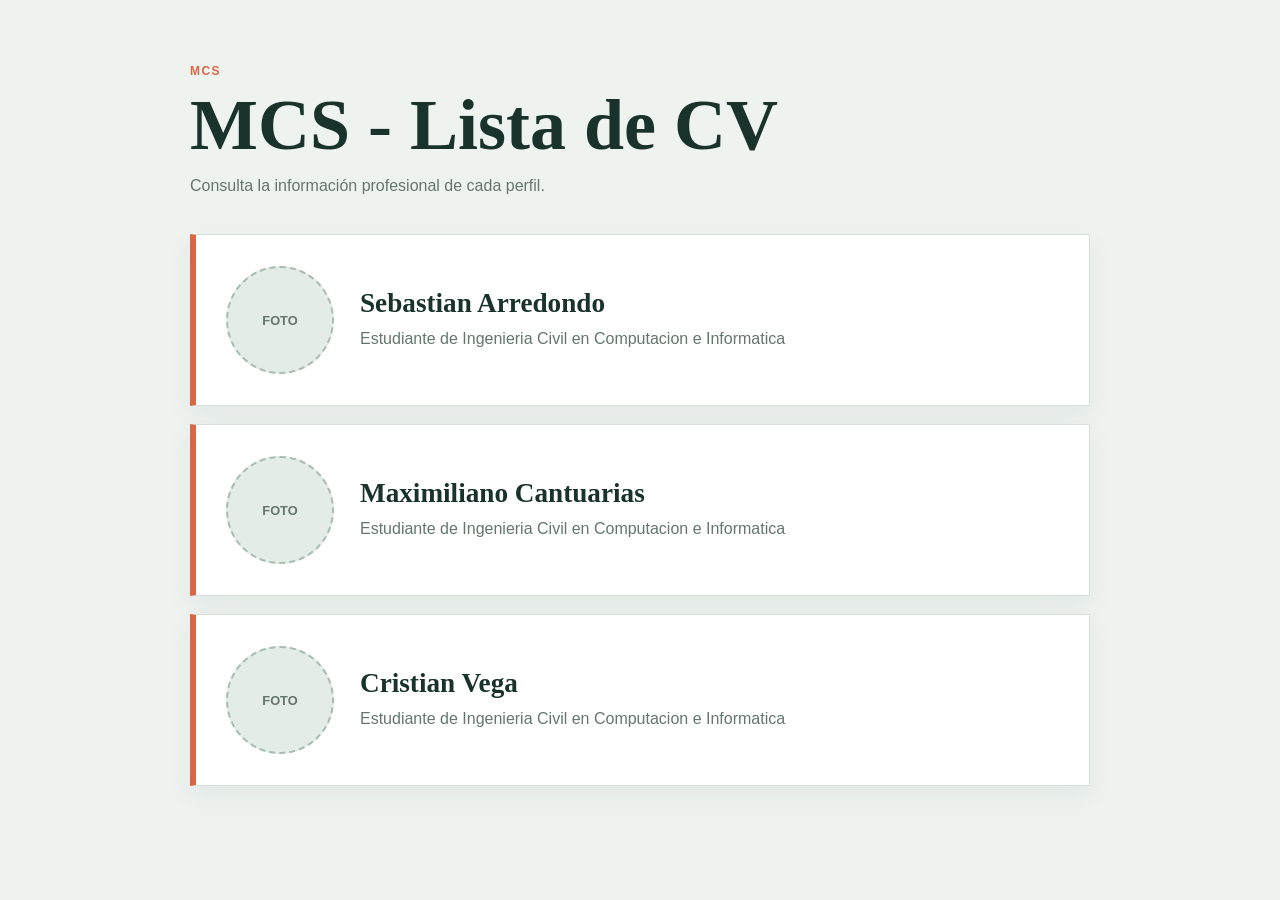
<file: index.html>
<!DOCTYPE html>
<html lang="es">
<head>
  <meta charset="UTF-8">
  <meta name="viewport" content="width=device-width, initial-scale=1.0">
  <meta name="description" content="Lista de currículums MCS.">
  <title>MCS - Lista de CV</title>
  <link rel="stylesheet" href="diseño.css">
</head>
<body>
  <main class="page-container">
    <header class="page-header">
      <p class="eyebrow">MCS</p>
      <h1>MCS - Lista de CV</h1>
      <p class="subtitle">Consulta la información profesional de cada perfil.</p>
    </header>

    <section class="cv-list" aria-label="Lista de currículums">
      <article class="cv-card">
        <div class="profile-photo" role="img" aria-label="Espacio para la foto de perfil">Foto</div>
        <div class="cv-info">
          <h2>Sebastian Arredondo</h2>
          <p>Estudiante de Ingenieria Civil en Computacion e Informatica</p>
        </div>
        <div class="cv-preview" aria-hidden="true">
          <p class="preview-label">Currículum disponible</p>
          <h3>CV de Sebastian Arredondo</h3>
          <a class="cv-link" href="cv-sebastian.html">Abrir CV</a>
        </div>
      </article>

      <article class="cv-card">
        <div class="profile-photo" role="img" aria-label="Espacio para la foto de perfil de Carlos López">Foto</div>
        <div class="cv-info">
          <h2>Maximiliano Cantuarias</h2>
          <p>Estudiante de Ingenieria Civil en Computacion e Informatica</p>
        </div>
        <div class="cv-preview" aria-hidden="true">
          <p class="preview-label">Currículum disponible</p>
          <h3>CV de Maximiliano Cantuarias</h3>
          <a class="cv-link" href="cv-maximiliano.html">Abrir CV</a>
        </div>
      </article>

      <article class="cv-card">
        <div class="profile-photo" role="img" aria-label="Espacio para la foto de perfil de María Torres">Foto</div>
        <div class="cv-info">
          <h2>Cristian Vega</h2>
          <p>Estudiante de Ingenieria Civil en Computacion e Informatica</p>
        </div>
        <div class="cv-preview" aria-hidden="true">
          <p class="preview-label">Currículum disponible</p>
          <h3>CV de Cristian Vega</h3>
          <a class="cv-link" href="cv-cristian.html">Abrir CV</a>
        </div>
      </article>
    </section>
  </main>
  <script src="app.js"></script>
</body>
</html>
</file>
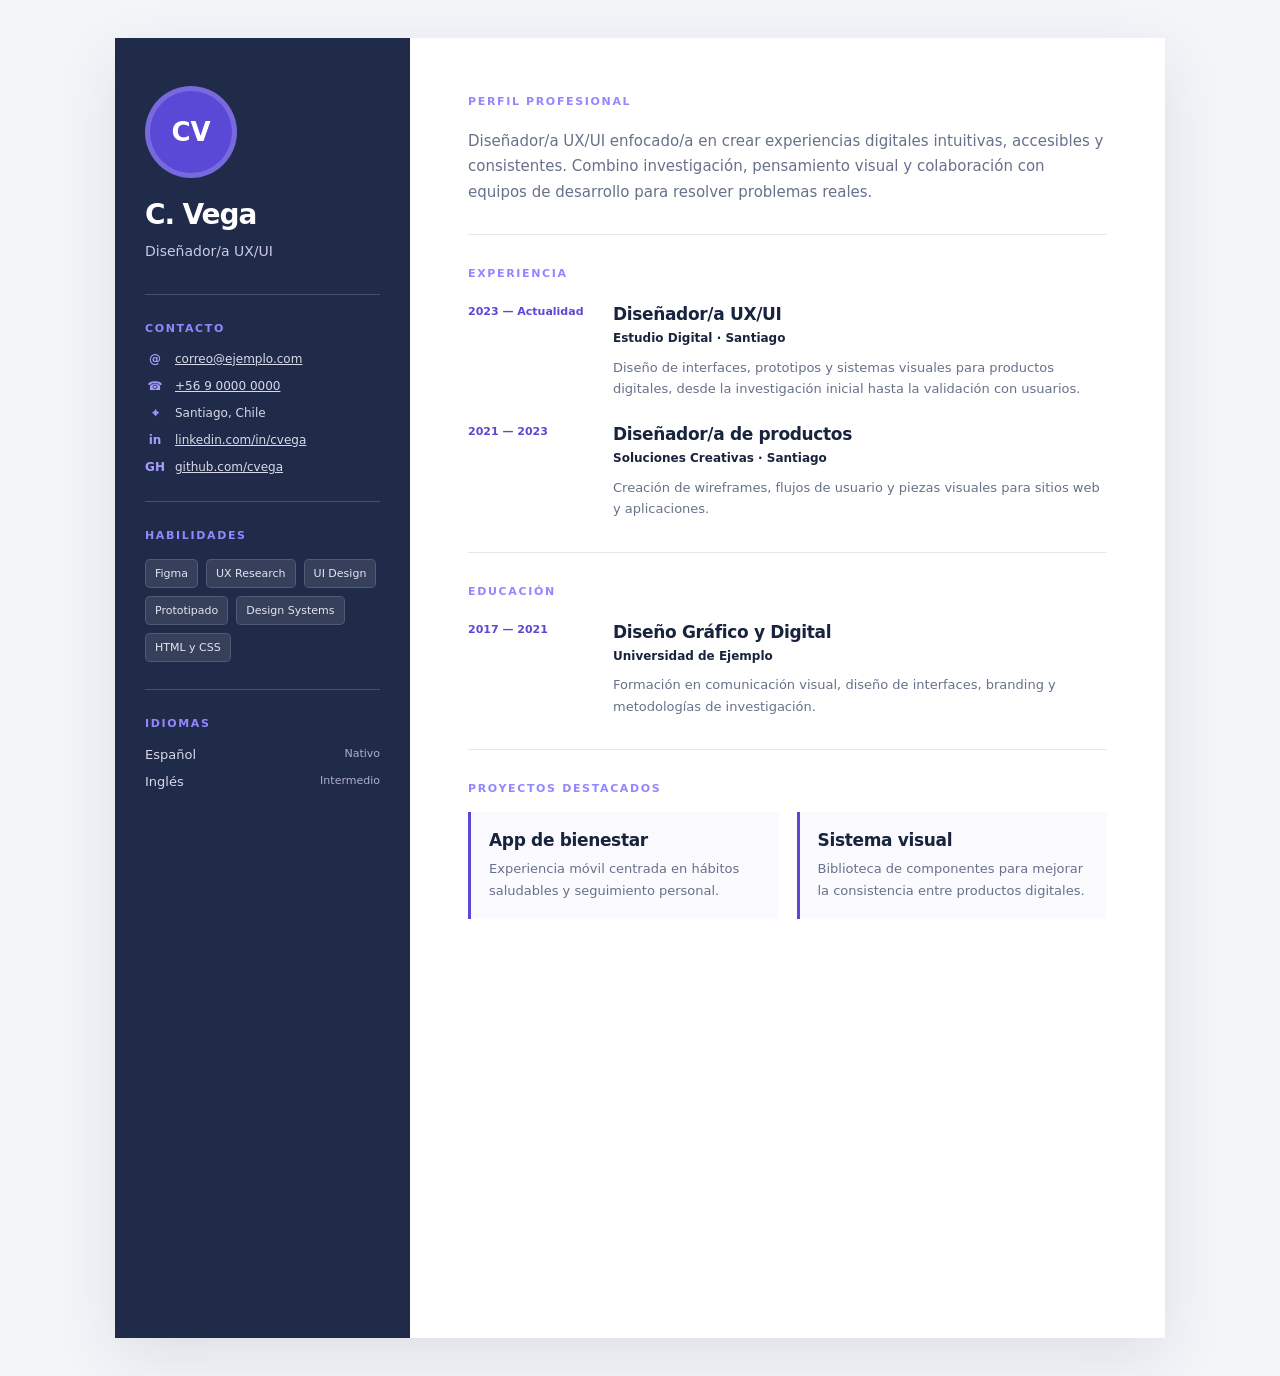
<file: CVegaCV/cVegaCV.html>
<!doctype html>
<html lang="es">
<head>
  <meta charset="utf-8">
  <meta name="viewport" content="width=device-width, initial-scale=1">
  <meta name="description" content="Currículum vitae de C. Vega">
  <title>CV | C. Vega</title>
  <link rel="stylesheet" href="cVega.css">
</head>
<body>
  <main class="cv">
    <aside class="sidebar">
      <div class="profile"><div class="avatar">CV</div><h1>C. Vega</h1><p class="role">Diseñador/a UX/UI</p></div>
      <section class="side-section"><h2>Contacto</h2><ul class="contact-list">
        <li><span>@</span><a href="mailto:correo@ejemplo.com">correo@ejemplo.com</a></li>
        <li><span>☎</span><a href="tel:+56000000000">+56 9 0000 0000</a></li>
        <li><span>⌖</span><span>Santiago, Chile</span></li>
        <li><span>in</span><a href="https://www.linkedin.com" target="_blank" rel="noreferrer">linkedin.com/in/cvega</a></li>
        <li><span>GH</span><a href="https://github.com" target="_blank" rel="noreferrer">github.com/cvega</a></li>
      </ul></section>
      <section class="side-section"><h2>Habilidades</h2><ul class="tag-list"><li>Figma</li><li>UX Research</li><li>UI Design</li><li>Prototipado</li><li>Design Systems</li><li>HTML y CSS</li></ul></section>
      <section class="side-section"><h2>Idiomas</h2><div class="language"><span>Español</span><strong>Nativo</strong></div><div class="language"><span>Inglés</span><strong>Intermedio</strong></div></section>
    </aside>
    <section class="content">
      <section class="summary"><p class="section-label">Perfil profesional</p><p>Diseñador/a UX/UI enfocado/a en crear experiencias digitales intuitivas, accesibles y consistentes. Combino investigación, pensamiento visual y colaboración con equipos de desarrollo para resolver problemas reales.</p></section>
      <section class="cv-section"><p class="section-label">Experiencia</p>
        <article class="timeline-item"><div class="timeline-date">2023 — Actualidad</div><div><h2>Diseñador/a UX/UI</h2><p class="company">Estudio Digital · Santiago</p><p>Diseño de interfaces, prototipos y sistemas visuales para productos digitales, desde la investigación inicial hasta la validación con usuarios.</p></div></article>
        <article class="timeline-item"><div class="timeline-date">2021 — 2023</div><div><h2>Diseñador/a de productos</h2><p class="company">Soluciones Creativas · Santiago</p><p>Creación de wireframes, flujos de usuario y piezas visuales para sitios web y aplicaciones.</p></div></article>
      </section>
      <section class="cv-section"><p class="section-label">Educación</p><article class="timeline-item"><div class="timeline-date">2017 — 2021</div><div><h2>Diseño Gráfico y Digital</h2><p class="company">Universidad de Ejemplo</p><p>Formación en comunicación visual, diseño de interfaces, branding y metodologías de investigación.</p></div></article></section>
      <section class="cv-section projects"><p class="section-label">Proyectos destacados</p><div class="project-grid"><article><h2>App de bienestar</h2><p>Experiencia móvil centrada en hábitos saludables y seguimiento personal.</p></article><article><h2>Sistema visual</h2><p>Biblioteca de componentes para mejorar la consistencia entre productos digitales.</p></article></div></section>
    </section>
  </main>
</body>
</html>
</file>
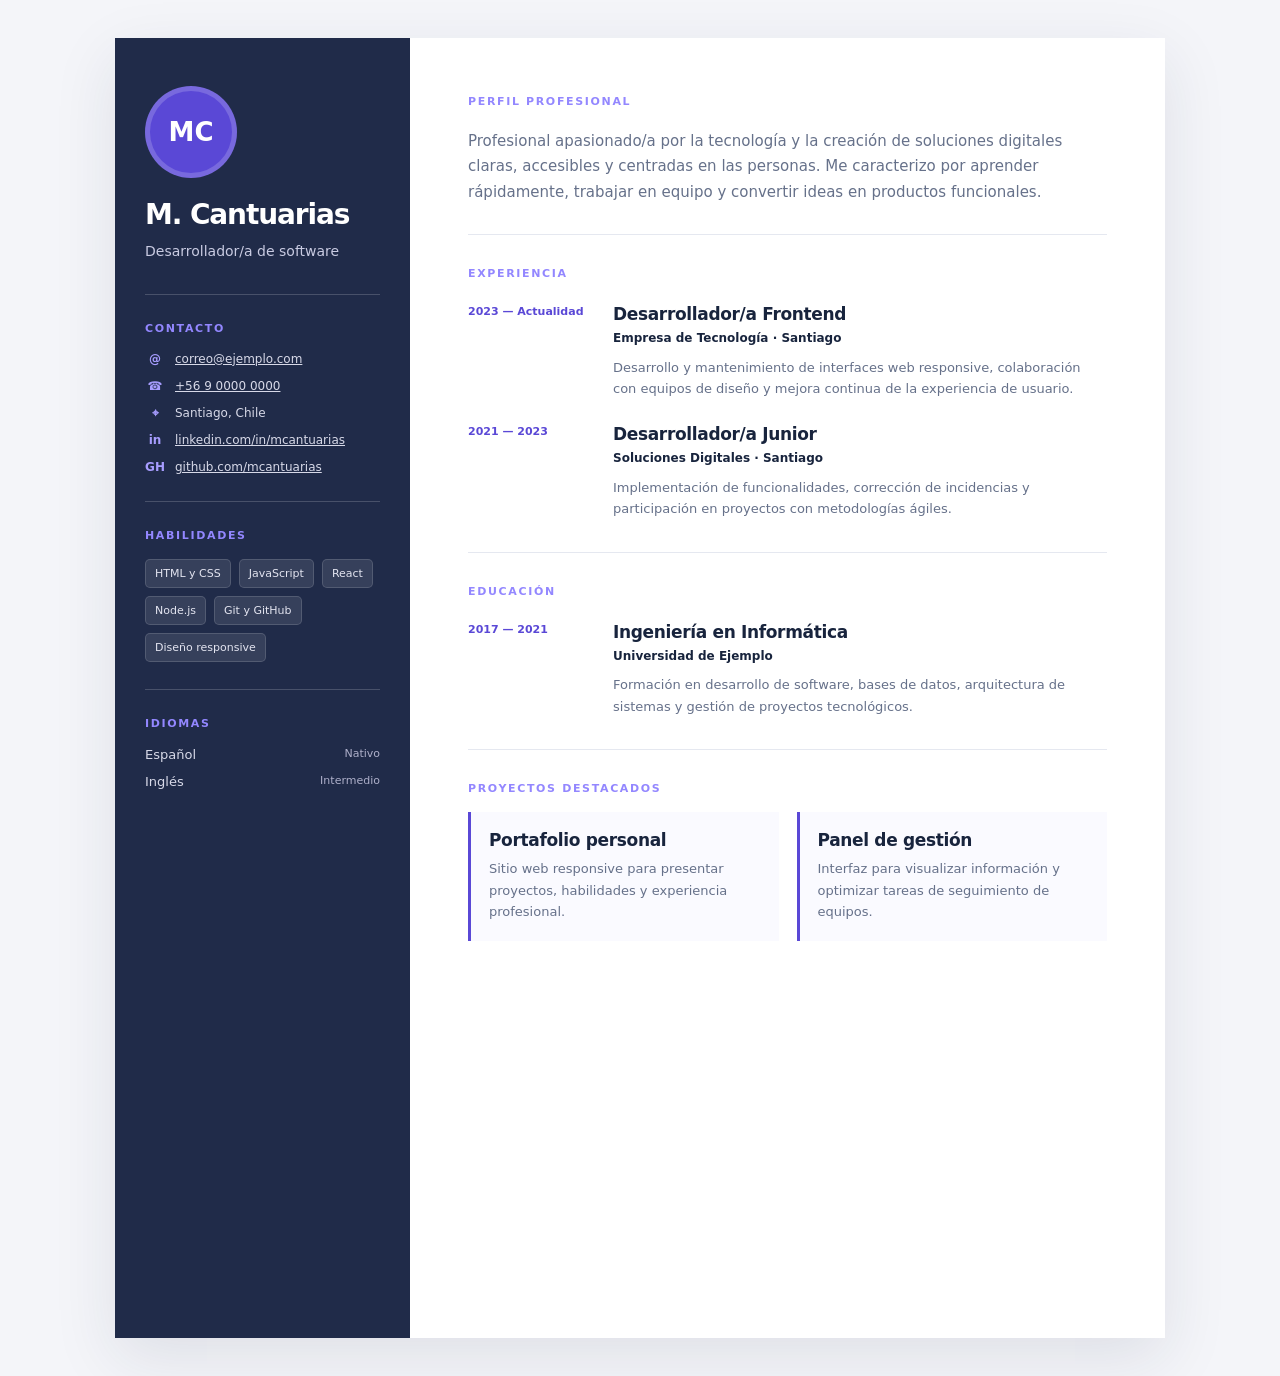
<file: MCantuariasCV/mCantuariasCV.html>
<!doctype html>
<html lang="es">
<head>
  <meta charset="utf-8">
  <meta name="viewport" content="width=device-width, initial-scale=1">
  <meta name="description" content="Currículum vitae de M. Cantuarias">
  <title>CV | M. Cantuarias</title>
  <link rel="stylesheet" href="mCantuarias.css">
</head>
<body>
  <main class="cv">
    <aside class="sidebar">
      <div class="profile">
        <div class="avatar" aria-hidden="true">MC</div>
        <h1>M. Cantuarias</h1>
        <p class="role">Desarrollador/a de software</p>
      </div>

      <section class="side-section">
        <h2>Contacto</h2>
        <ul class="contact-list">
          <li><span aria-hidden="true">@</span><a href="mailto:correo@ejemplo.com">correo@ejemplo.com</a></li>
          <li><span aria-hidden="true">☎</span><a href="tel:+56000000000">+56 9 0000 0000</a></li>
          <li><span aria-hidden="true">⌖</span><span>Santiago, Chile</span></li>
          <li><span aria-hidden="true">in</span><a href="https://www.linkedin.com" target="_blank" rel="noreferrer">linkedin.com/in/mcantuarias</a></li>
          <li><span aria-hidden="true">GH</span><a href="https://github.com" target="_blank" rel="noreferrer">github.com/mcantuarias</a></li>
        </ul>
      </section>

      <section class="side-section">
        <h2>Habilidades</h2>
        <ul class="tag-list">
          <li>HTML y CSS</li>
          <li>JavaScript</li>
          <li>React</li>
          <li>Node.js</li>
          <li>Git y GitHub</li>
          <li>Diseño responsive</li>
        </ul>
      </section>

      <section class="side-section">
        <h2>Idiomas</h2>
        <div class="language"><span>Español</span><strong>Nativo</strong></div>
        <div class="language"><span>Inglés</span><strong>Intermedio</strong></div>
      </section>
    </aside>

    <section class="content">
      <section class="summary">
        <p class="section-label">Perfil profesional</p>
        <p>Profesional apasionado/a por la tecnología y la creación de soluciones digitales claras, accesibles y centradas en las personas. Me caracterizo por aprender rápidamente, trabajar en equipo y convertir ideas en productos funcionales.</p>
      </section>

      <section class="cv-section">
        <p class="section-label">Experiencia</p>
        <article class="timeline-item">
          <div class="timeline-date">2023 — Actualidad</div>
          <div>
            <h2>Desarrollador/a Frontend</h2>
            <p class="company">Empresa de Tecnología · Santiago</p>
            <p>Desarrollo y mantenimiento de interfaces web responsive, colaboración con equipos de diseño y mejora continua de la experiencia de usuario.</p>
          </div>
        </article>
        <article class="timeline-item">
          <div class="timeline-date">2021 — 2023</div>
          <div>
            <h2>Desarrollador/a Junior</h2>
            <p class="company">Soluciones Digitales · Santiago</p>
            <p>Implementación de funcionalidades, corrección de incidencias y participación en proyectos con metodologías ágiles.</p>
          </div>
        </article>
      </section>

      <section class="cv-section">
        <p class="section-label">Educación</p>
        <article class="timeline-item">
          <div class="timeline-date">2017 — 2021</div>
          <div>
            <h2>Ingeniería en Informática</h2>
            <p class="company">Universidad de Ejemplo</p>
            <p>Formación en desarrollo de software, bases de datos, arquitectura de sistemas y gestión de proyectos tecnológicos.</p>
          </div>
        </article>
      </section>

      <section class="cv-section projects">
        <p class="section-label">Proyectos destacados</p>
        <div class="project-grid">
          <article>
            <h2>Portafolio personal</h2>
            <p>Sitio web responsive para presentar proyectos, habilidades y experiencia profesional.</p>
          </article>
          <article>
            <h2>Panel de gestión</h2>
            <p>Interfaz para visualizar información y optimizar tareas de seguimiento de equipos.</p>
          </article>
        </div>
      </section>
    </section>
  </main>
</body>
</html>
</file>
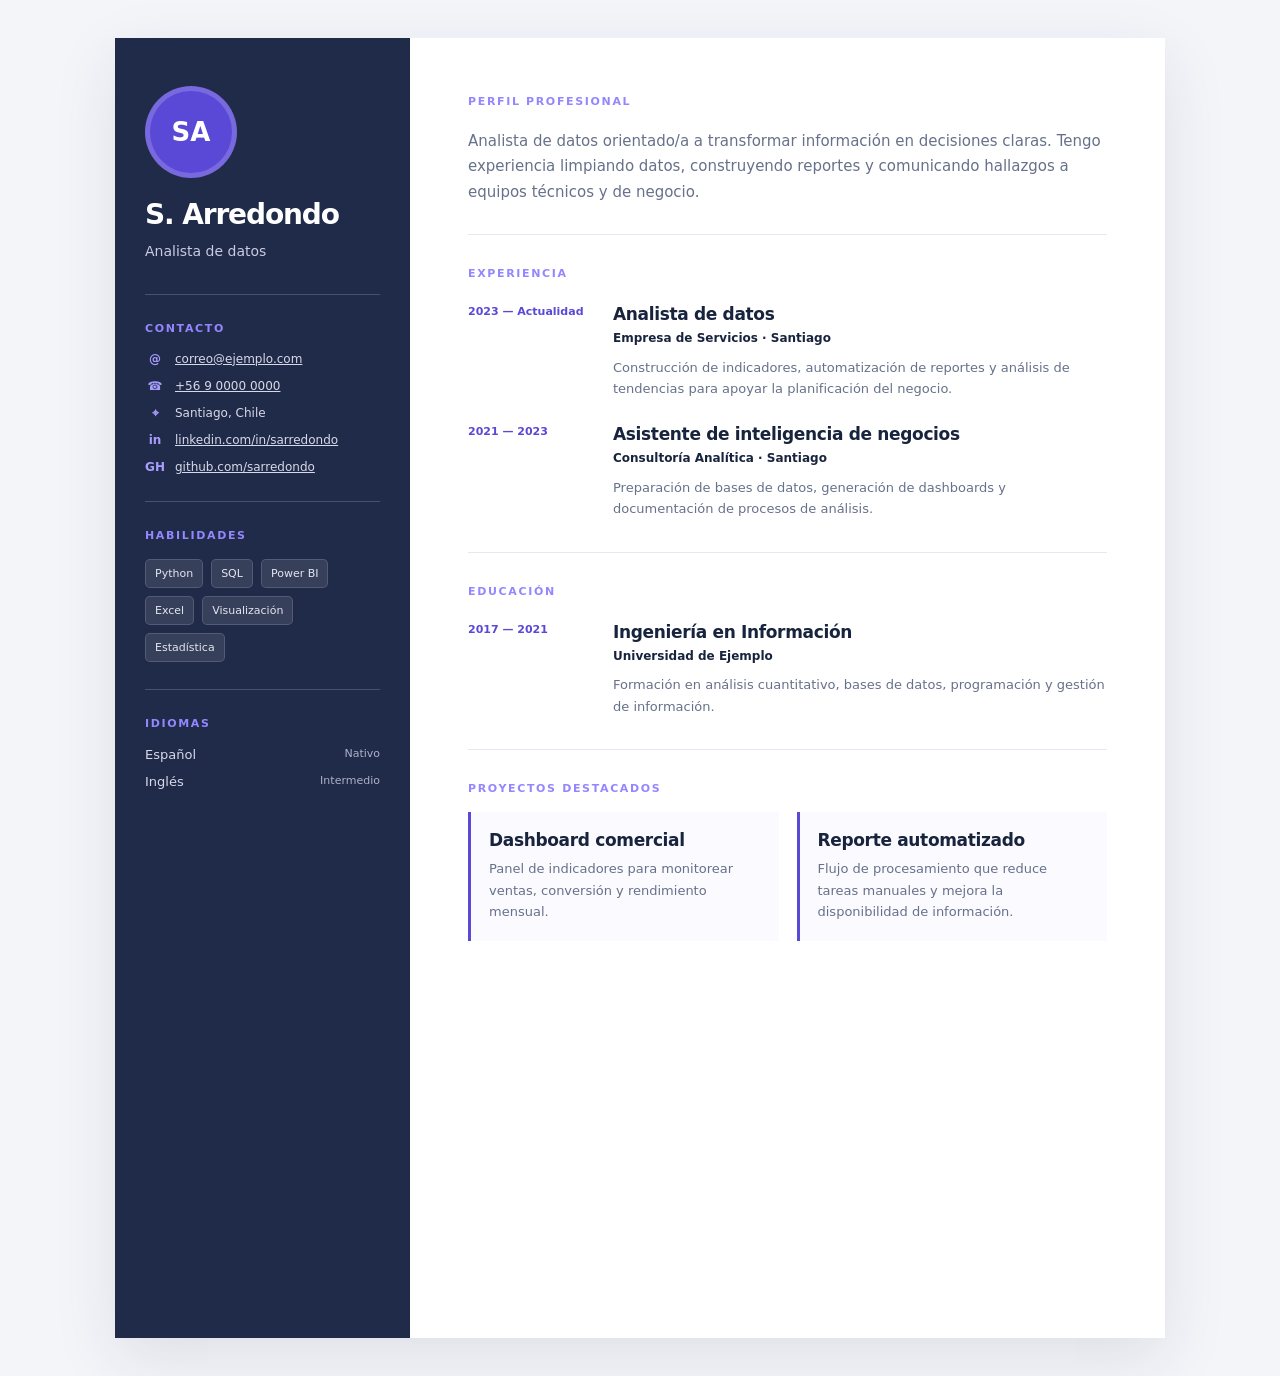
<file: SArredondoCV/sArredondoCV.html>
<!doctype html>
<html lang="es">
<head>
  <meta charset="utf-8">
  <meta name="viewport" content="width=device-width, initial-scale=1">
  <meta name="description" content="Currículum vitae de S. Arredondo">
  <title>CV | S. Arredondo</title>
  <link rel="stylesheet" href="sArredondo.css">
</head>
<body>
  <main class="cv">
    <aside class="sidebar">
      <div class="profile"><div class="avatar">SA</div><h1>S. Arredondo</h1><p class="role">Analista de datos</p></div>
      <section class="side-section"><h2>Contacto</h2><ul class="contact-list">
        <li><span>@</span><a href="mailto:correo@ejemplo.com">correo@ejemplo.com</a></li>
        <li><span>☎</span><a href="tel:+56000000000">+56 9 0000 0000</a></li>
        <li><span>⌖</span><span>Santiago, Chile</span></li>
        <li><span>in</span><a href="https://www.linkedin.com" target="_blank" rel="noreferrer">linkedin.com/in/sarredondo</a></li>
        <li><span>GH</span><a href="https://github.com" target="_blank" rel="noreferrer">github.com/sarredondo</a></li>
      </ul></section>
      <section class="side-section"><h2>Habilidades</h2><ul class="tag-list"><li>Python</li><li>SQL</li><li>Power BI</li><li>Excel</li><li>Visualización</li><li>Estadística</li></ul></section>
      <section class="side-section"><h2>Idiomas</h2><div class="language"><span>Español</span><strong>Nativo</strong></div><div class="language"><span>Inglés</span><strong>Intermedio</strong></div></section>
    </aside>
    <section class="content">
      <section class="summary"><p class="section-label">Perfil profesional</p><p>Analista de datos orientado/a a transformar información en decisiones claras. Tengo experiencia limpiando datos, construyendo reportes y comunicando hallazgos a equipos técnicos y de negocio.</p></section>
      <section class="cv-section"><p class="section-label">Experiencia</p>
        <article class="timeline-item"><div class="timeline-date">2023 — Actualidad</div><div><h2>Analista de datos</h2><p class="company">Empresa de Servicios · Santiago</p><p>Construcción de indicadores, automatización de reportes y análisis de tendencias para apoyar la planificación del negocio.</p></div></article>
        <article class="timeline-item"><div class="timeline-date">2021 — 2023</div><div><h2>Asistente de inteligencia de negocios</h2><p class="company">Consultoría Analítica · Santiago</p><p>Preparación de bases de datos, generación de dashboards y documentación de procesos de análisis.</p></div></article>
      </section>
      <section class="cv-section"><p class="section-label">Educación</p><article class="timeline-item"><div class="timeline-date">2017 — 2021</div><div><h2>Ingeniería en Información</h2><p class="company">Universidad de Ejemplo</p><p>Formación en análisis cuantitativo, bases de datos, programación y gestión de información.</p></div></article></section>
      <section class="cv-section projects"><p class="section-label">Proyectos destacados</p><div class="project-grid"><article><h2>Dashboard comercial</h2><p>Panel de indicadores para monitorear ventas, conversión y rendimiento mensual.</p></article><article><h2>Reporte automatizado</h2><p>Flujo de procesamiento que reduce tareas manuales y mejora la disponibilidad de información.</p></article></div></section>
    </section>
  </main>
</body>
</html>
</file>
<file: diseño.css>
:root {
	--background: #eef3f0;
	--surface: #ffffff;
	--text: #19322b;
	--muted: #64766e;
	--accent: #d96745;
	--line: #d6e1dc;
}

* {
	box-sizing: border-box;
}

body {
	margin: 0;
	min-width: 320px;
	background: var(--background);
	color: var(--text);
	font-family: Georgia, "Times New Roman", serif;
}

.page-container {
	width: min(900px, calc(100% - 40px));
	margin: 0 auto;
	padding: 64px 0 72px;
}

.page-header {
	margin-bottom: 36px;
}

.eyebrow {
	margin: 0 0 12px;
	color: var(--accent);
	font-family: Arial, sans-serif;
	font-size: 0.75rem;
	font-weight: bold;
	letter-spacing: 0.12em;
	text-transform: uppercase;
}

h1,
h2,
h3,
p {
	margin-top: 0;
}

h1 {
	margin-bottom: 12px;
	font-size: clamp(2.1rem, 6vw, 4.5rem);
	line-height: 0.98;
}

.subtitle {
	margin-bottom: 0;
	color: var(--muted);
	font-family: Arial, sans-serif;
	line-height: 1.6;
}

.cv-list {
	display: grid;
	gap: 18px;
}

.cv-card {
	position: relative;
	display: flex;
	align-items: center;
	gap: 26px;
	min-height: 172px;
	padding: 24px 30px;
	border: 1px solid var(--line);
	border-left: 6px solid var(--accent);
	background: var(--surface);
	box-shadow: 0 10px 25px rgba(25, 50, 43, 0.06);
}

.profile-photo {
	display: grid;
	flex: 0 0 108px;
	place-items: center;
	width: 108px;
	height: 108px;
	border: 2px dashed #a7bdb3;
	border-radius: 50%;
	background: #e4ece8;
	color: var(--muted);
	font-family: Arial, sans-serif;
	font-size: 0.8rem;
	font-weight: bold;
	text-transform: uppercase;
}

.cv-info {
	flex: 1;
}

.cv-info h2 {
	margin-bottom: 8px;
	font-size: 1.7rem;
}

.cv-info p {
	max-width: 620px;
	margin-bottom: 0;
	color: var(--muted);
	font-family: Arial, sans-serif;
	line-height: 1.55;
}

.cv-preview {
	position: absolute;
	z-index: 2;
	top: calc(100% + 12px);
	right: 0;
	left: 0;
	display: none;
	padding: 28px 32px;
	border: 1px solid var(--accent);
	background: #fffaf5;
	box-shadow: 0 18px 35px rgba(25, 50, 43, 0.18);
}

.cv-card.is-active {
	z-index: 3;
}

.cv-card.is-active .cv-preview {
	display: block;
}

.preview-label {
	margin-bottom: 8px;
	color: var(--accent);
	font-family: Arial, sans-serif;
	font-size: 0.75rem;
	font-weight: bold;
	text-transform: uppercase;
}

.cv-preview h3 {
	margin-bottom: 18px;
	font-size: 1.7rem;
}

.cv-link {
	display: inline-block;
	padding: 11px 18px;
	background: var(--accent);
	color: #ffffff;
	font-family: Arial, sans-serif;
	font-size: 0.9rem;
	font-weight: bold;
	text-decoration: none;
}

.cv-link:hover,
.cv-link:focus-visible {
	background: #b94f31;
}

@media (max-width: 600px) {
	.page-container {
		width: min(100% - 28px, 520px);
		padding: 40px 0 48px;
	}

	.cv-card {
		align-items: flex-start;
		gap: 18px;
		padding: 20px;
	}

	.profile-photo {
		flex-basis: 78px;
		width: 78px;
		height: 78px;
	}

	.cv-info h2 {
		font-size: 1.3rem;
	}
}
</file>
<file: CVegaCV/cVega.css>
:root{--ink:#18243d;--muted:#66718a;--primary:#5a48d6;--line:#e5e8f0;--paper:#fff;--background:#f4f5f9;font-family:Inter,ui-sans-serif,system-ui,-apple-system,BlinkMacSystemFont,"Segoe UI",sans-serif}
*{box-sizing:border-box}
body{background:var(--background);color:var(--ink);margin:0}
.cv{background:var(--paper);box-shadow:0 20px 60px rgba(30,39,72,.1);display:grid;grid-template-columns:295px minmax(0,1fr);margin:38px auto;max-width:1050px;min-height:1300px}
.sidebar{background:#202b49;color:#fff;padding:48px 30px}
.profile{border-bottom:1px solid rgba(255,255,255,.18);padding-bottom:32px}
.avatar{align-items:center;background:var(--primary);border:5px solid rgba(255,255,255,.18);border-radius:50%;display:flex;font-size:26px;font-weight:800;height:92px;justify-content:center;margin-bottom:22px;width:92px}
.profile h1{font-size:28px;letter-spacing:-.04em;line-height:1.1;margin:0}.role{color:#c9cbe2;font-size:14px;line-height:1.5;margin:10px 0 0}
.side-section{border-bottom:1px solid rgba(255,255,255,.18);padding:27px 0}.side-section:last-child{border-bottom:0}
.side-section h2,.section-label{color:#9387ff;font-size:11px;font-weight:800;letter-spacing:.15em;margin:0 0 17px;text-transform:uppercase}
.contact-list{display:grid;gap:13px;list-style:none;margin:0;padding:0}.contact-list li{align-items:center;color:#d7d9e8;display:flex;font-size:12px;gap:10px;overflow-wrap:anywhere}.contact-list li>span:first-child{color:#a79dff;flex:0 0 20px;font-size:12px;font-weight:800;text-align:center}a{color:inherit}
.tag-list{display:flex;flex-wrap:wrap;gap:8px;list-style:none;margin:0;padding:0}.tag-list li{background:rgba(255,255,255,.1);border:1px solid rgba(255,255,255,.14);border-radius:5px;color:#e3e4f0;font-size:11px;padding:7px 9px}
.language{color:#d7d9e8;display:flex;font-size:13px;justify-content:space-between;margin-top:12px}.language strong{color:#aeb0ca;font-size:11px;font-weight:500}
.content{padding:55px 58px}.summary{border-bottom:1px solid var(--line);color:var(--muted);font-size:15px;line-height:1.7;padding-bottom:29px}.summary p:last-child{margin:0}
.cv-section{border-bottom:1px solid var(--line);padding:32px 0}.timeline-item{display:grid;gap:25px;grid-template-columns:120px minmax(0,1fr);margin-top:24px}.timeline-date{color:var(--primary);font-size:11px;font-weight:750;line-height:1.5}
.timeline-item h2,.project-grid h2{font-size:17px;letter-spacing:-.02em;margin:0 0 5px}.timeline-item p,.project-grid p{color:var(--muted);font-size:13px;line-height:1.65;margin:8px 0 0}.timeline-item .company{color:var(--ink);font-size:12px;font-weight:700;margin:0}
.projects{border-bottom:0}.project-grid{display:grid;gap:18px;grid-template-columns:repeat(2,1fr)}.project-grid article{background:#fafaff;border-left:3px solid var(--primary);padding:18px}
@media(max-width:760px){.cv{display:block;margin:0;min-height:100vh}.sidebar,.content{padding:35px 24px}.timeline-item{gap:8px;grid-template-columns:1fr}}
@media print{body{background:#fff}.cv{box-shadow:none;margin:0}}
</file>
<file: MCantuariasCV/mCantuarias.css>
:root {
  --ink: #18243d;
  --muted: #66718a;
  --primary: #5a48d6;
  --primary-light: #eeebff;
  --line: #e5e8f0;
  --paper: #ffffff;
  --background: #f4f5f9;
  font-family: Inter, ui-sans-serif, system-ui, -apple-system, BlinkMacSystemFont, "Segoe UI", sans-serif;
}

* {
  box-sizing: border-box;
}

body {
  background: var(--background);
  color: var(--ink);
  margin: 0;
}

.cv {
  background: var(--paper);
  box-shadow: 0 20px 60px rgba(30, 39, 72, .1);
  display: grid;
  grid-template-columns: 295px minmax(0, 1fr);
  margin: 38px auto;
  max-width: 1050px;
  min-height: 1300px;
}

.sidebar {
  background: #202b49;
  color: #fff;
  padding: 48px 30px;
}

.profile {
  border-bottom: 1px solid rgba(255, 255, 255, .18);
  padding-bottom: 32px;
}

.avatar {
  align-items: center;
  background: var(--primary);
  border: 5px solid rgba(255, 255, 255, .18);
  border-radius: 50%;
  display: flex;
  font-size: 26px;
  font-weight: 800;
  height: 92px;
  justify-content: center;
  margin-bottom: 22px;
  width: 92px;
}

.profile h1 {
  font-size: 28px;
  letter-spacing: -.04em;
  line-height: 1.1;
  margin: 0;
}

.role {
  color: #c9cbe2;
  font-size: 14px;
  line-height: 1.5;
  margin: 10px 0 0;
}

.side-section {
  border-bottom: 1px solid rgba(255, 255, 255, .18);
  padding: 27px 0;
}

.side-section:last-child {
  border-bottom: 0;
}

.side-section h2,
.section-label {
  color: #9387ff;
  font-size: 11px;
  font-weight: 800;
  letter-spacing: .15em;
  margin: 0 0 17px;
  text-transform: uppercase;
}

.contact-list {
  display: grid;
  gap: 13px;
  list-style: none;
  margin: 0;
  padding: 0;
}

.contact-list li {
  align-items: center;
  color: #d7d9e8;
  display: flex;
  font-size: 12px;
  gap: 10px;
  overflow-wrap: anywhere;
}

.contact-list li > span:first-child {
  color: #a79dff;
  flex: 0 0 20px;
  font-size: 12px;
  font-weight: 800;
  text-align: center;
}

a {
  color: inherit;
}

.tag-list {
  display: flex;
  flex-wrap: wrap;
  gap: 8px;
  list-style: none;
  margin: 0;
  padding: 0;
}

.tag-list li {
  background: rgba(255, 255, 255, .1);
  border: 1px solid rgba(255, 255, 255, .14);
  border-radius: 5px;
  color: #e3e4f0;
  font-size: 11px;
  padding: 7px 9px;
}

.language {
  color: #d7d9e8;
  display: flex;
  font-size: 13px;
  justify-content: space-between;
  margin-top: 12px;
}

.language strong {
  color: #aeb0ca;
  font-size: 11px;
  font-weight: 500;
}

.content {
  padding: 55px 58px;
}

.summary {
  border-bottom: 1px solid var(--line);
  color: var(--muted);
  font-size: 15px;
  line-height: 1.7;
  padding-bottom: 29px;
}

.summary p:last-child {
  margin: 0;
}

.cv-section {
  border-bottom: 1px solid var(--line);
  padding: 32px 0;
}

.timeline-item {
  display: grid;
  gap: 25px;
  grid-template-columns: 120px minmax(0, 1fr);
  margin-top: 24px;
}

.timeline-date {
  color: var(--primary);
  font-size: 11px;
  font-weight: 750;
  line-height: 1.5;
}

.timeline-item h2,
.project-grid h2 {
  font-size: 17px;
  letter-spacing: -.02em;
  margin: 0 0 5px;
}

.timeline-item p,
.project-grid p {
  color: var(--muted);
  font-size: 13px;
  line-height: 1.65;
  margin: 8px 0 0;
}

.timeline-item .company {
  color: var(--ink);
  font-size: 12px;
  font-weight: 700;
  margin: 0;
}

.projects {
  border-bottom: 0;
}

.project-grid {
  display: grid;
  gap: 18px;
  grid-template-columns: repeat(2, 1fr);
}

.project-grid article {
  background: #fafaff;
  border-left: 3px solid var(--primary);
  padding: 18px;
}

@media (max-width: 760px) {
  .cv {
    display: block;
    margin: 0;
    min-height: 100vh;
  }

  .sidebar,
  .content {
    padding: 35px 24px;
  }

  .timeline-item {
    gap: 8px;
    grid-template-columns: 1fr;
  }
}

@media print {
  body {
    background: #fff;
  }

  .cv {
    box-shadow: none;
    margin: 0;
  }
}
</file>
<file: SArredondoCV/sArredondo.css>
:root{--ink:#18243d;--muted:#66718a;--primary:#5a48d6;--line:#e5e8f0;--paper:#fff;--background:#f4f5f9;font-family:Inter,ui-sans-serif,system-ui,-apple-system,BlinkMacSystemFont,"Segoe UI",sans-serif}
*{box-sizing:border-box}
body{background:var(--background);color:var(--ink);margin:0}
.cv{background:var(--paper);box-shadow:0 20px 60px rgba(30,39,72,.1);display:grid;grid-template-columns:295px minmax(0,1fr);margin:38px auto;max-width:1050px;min-height:1300px}
.sidebar{background:#202b49;color:#fff;padding:48px 30px}
.profile{border-bottom:1px solid rgba(255,255,255,.18);padding-bottom:32px}
.avatar{align-items:center;background:var(--primary);border:5px solid rgba(255,255,255,.18);border-radius:50%;display:flex;font-size:26px;font-weight:800;height:92px;justify-content:center;margin-bottom:22px;width:92px}
.profile h1{font-size:28px;letter-spacing:-.04em;line-height:1.1;margin:0}.role{color:#c9cbe2;font-size:14px;line-height:1.5;margin:10px 0 0}
.side-section{border-bottom:1px solid rgba(255,255,255,.18);padding:27px 0}.side-section:last-child{border-bottom:0}
.side-section h2,.section-label{color:#9387ff;font-size:11px;font-weight:800;letter-spacing:.15em;margin:0 0 17px;text-transform:uppercase}
.contact-list{display:grid;gap:13px;list-style:none;margin:0;padding:0}.contact-list li{align-items:center;color:#d7d9e8;display:flex;font-size:12px;gap:10px;overflow-wrap:anywhere}.contact-list li>span:first-child{color:#a79dff;flex:0 0 20px;font-size:12px;font-weight:800;text-align:center}a{color:inherit}
.tag-list{display:flex;flex-wrap:wrap;gap:8px;list-style:none;margin:0;padding:0}.tag-list li{background:rgba(255,255,255,.1);border:1px solid rgba(255,255,255,.14);border-radius:5px;color:#e3e4f0;font-size:11px;padding:7px 9px}
.language{color:#d7d9e8;display:flex;font-size:13px;justify-content:space-between;margin-top:12px}.language strong{color:#aeb0ca;font-size:11px;font-weight:500}
.content{padding:55px 58px}.summary{border-bottom:1px solid var(--line);color:var(--muted);font-size:15px;line-height:1.7;padding-bottom:29px}.summary p:last-child{margin:0}
.cv-section{border-bottom:1px solid var(--line);padding:32px 0}.timeline-item{display:grid;gap:25px;grid-template-columns:120px minmax(0,1fr);margin-top:24px}.timeline-date{color:var(--primary);font-size:11px;font-weight:750;line-height:1.5}
.timeline-item h2,.project-grid h2{font-size:17px;letter-spacing:-.02em;margin:0 0 5px}.timeline-item p,.project-grid p{color:var(--muted);font-size:13px;line-height:1.65;margin:8px 0 0}.timeline-item .company{color:var(--ink);font-size:12px;font-weight:700;margin:0}
.projects{border-bottom:0}.project-grid{display:grid;gap:18px;grid-template-columns:repeat(2,1fr)}.project-grid article{background:#fafaff;border-left:3px solid var(--primary);padding:18px}
@media(max-width:760px){.cv{display:block;margin:0;min-height:100vh}.sidebar,.content{padding:35px 24px}.timeline-item{gap:8px;grid-template-columns:1fr}}
@media print{body{background:#fff}.cv{box-shadow:none;margin:0}}
</file>
